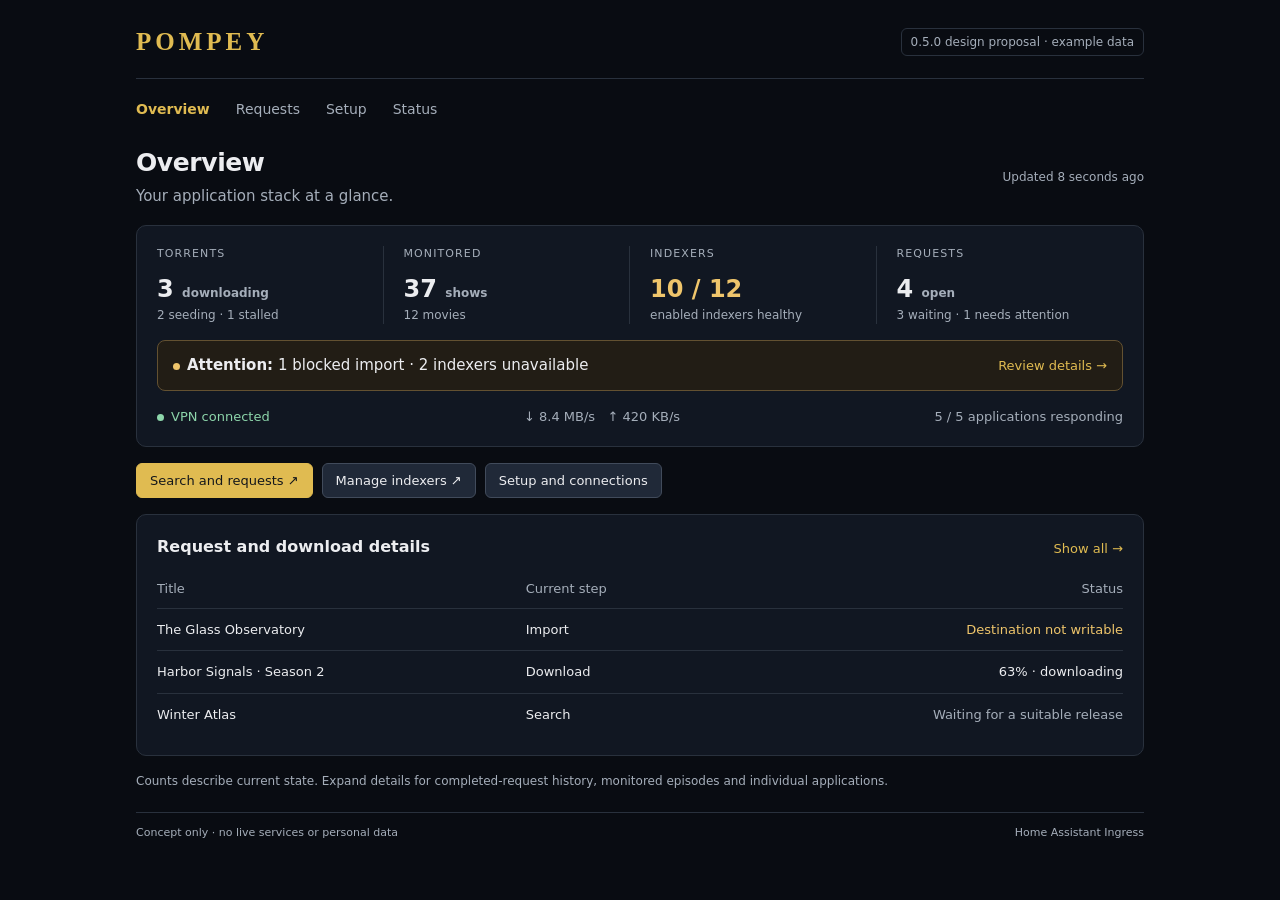
<file: docs/roadmap-0.5.0/index.html>
<!doctype html>
<html lang="en">
<head>
<meta charset="utf-8">
<meta name="viewport" content="width=device-width, initial-scale=1">
<title>Pompey 0.5.0 · design proposals</title>
<style>
:root{color-scheme:dark;--bg:#090c12;--card:#111722;--line:#29313d;--text:#ecedf0;--muted:#a5aeba;--gold:#e0bb51;--green:#8dd6ab;--amber:#efc56b;--red:#f4a19c}
*{box-sizing:border-box}body{margin:0;background:var(--bg);color:var(--text);font:15px/1.5 system-ui,-apple-system,BlinkMacSystemFont,"Segoe UI",sans-serif}main{max-width:1080px;margin:auto;padding:28px 36px 24px}header{display:flex;justify-content:space-between;align-items:center;padding-bottom:22px;border-bottom:1px solid var(--line)}.brand{font:600 25px Georgia,serif;letter-spacing:4px;color:var(--gold)}.badge,.tag{font-size:12px;border:1px solid var(--line);border-radius:6px;padding:4px 9px;color:var(--muted)}nav{display:flex;gap:26px;margin:20px 0 27px;font-size:14px;color:var(--muted)}nav b{color:var(--gold)}.heading{display:flex;justify-content:space-between;align-items:center;gap:20px;margin-bottom:18px}h1{font-size:25px;line-height:1.3;margin:0 0 5px;letter-spacing:-.4px}h2{font-size:16px;margin:0 0 12px}h3{font-size:14px;margin:0 0 5px}p{margin:0 0 12px}.muted,small{color:var(--muted)}small{font-size:12px}.eyebrow{font-size:11px;text-transform:uppercase;letter-spacing:1.1px;color:var(--muted);margin-bottom:10px}.card{border:1px solid var(--line);border-radius:10px;background:var(--card);padding:20px;margin-bottom:16px}.row{display:flex;align-items:center;justify-content:space-between;gap:16px}.grid{display:grid;grid-template-columns:1.5fr 1fr;gap:16px}.grid .card{margin-bottom:0}.metrics{display:grid;grid-template-columns:repeat(4,1fr);gap:20px}.metric{border-right:1px solid var(--line);padding-right:16px}.metric:last-child{border:0;padding-right:0}.value{font-size:24px;font-weight:600;line-height:1.4}.label{font-size:12px;color:var(--muted)}.ok{color:var(--green)}.warn{color:var(--amber)}.bad{color:var(--red)}.dot{display:inline-block;width:7px;height:7px;border-radius:100%;background:currentColor;margin-right:7px}.notice{border:1px solid #635131;background:#221d15;border-radius:8px;padding:13px 15px;margin:16px 0}.notice p:last-child{margin:0}.danger{border-color:#6b3c3b;background:#251a1d}.actions{display:flex;gap:9px;flex-wrap:wrap;margin-top:16px}button,.button{font:500 13px system-ui;padding:9px 13px;border:1px solid #414b5b;border-radius:6px;color:var(--text);background:#202938;white-space:normal}button.primary{background:var(--gold);border-color:var(--gold);color:#14171b}button[disabled]{opacity:.45}.text-link{color:var(--gold);font-size:13px}.rule{border-top:1px solid var(--line);margin:16px 0}.table{width:100%;border-collapse:collapse;font-size:13px}.table th{text-align:left;color:var(--muted);font-weight:400;padding:0 0 9px}.table td{padding:11px 0;border-top:1px solid var(--line)}.table td:last-child{text-align:right}.table th:last-child{text-align:right}.step{display:grid;grid-template-columns:22px 1fr auto;gap:8px;padding:11px 0;border-bottom:1px solid var(--line);font-size:13px}.step:last-child{border:0}.step .icon{color:var(--green)}.step.block .icon{color:var(--amber)}.step.pending{color:var(--muted)}.field{padding:9px 11px;border:1px solid #3a4554;border-radius:6px;background:#0b1019;margin:5px 0 12px;font-size:13px}.pill{font-size:11px;padding:3px 7px;border-radius:5px;background:#202b28;color:var(--green)}.pill.warn{background:#342b1c;color:var(--amber)}.code{font:12px/1.65 ui-monospace,SFMono-Regular,Consolas,monospace;background:#0a1018;border:1px solid var(--line);padding:13px;border-radius:6px;white-space:pre-wrap;overflow-wrap:anywhere}.fine{font-size:12px;color:var(--muted);margin-top:10px}.summaryline{font-size:13px}.breadcrumbs{font-size:12px;color:var(--muted);margin-bottom:9px}footer{border-top:1px solid var(--line);margin-top:22px;padding-top:12px;display:flex;justify-content:space-between;font-size:11px;color:var(--muted)}.checks{display:grid;grid-template-columns:1fr 1fr;gap:0 24px}.checks .step{grid-template-columns:17px 1fr auto}.tight{margin-bottom:4px}.request-title{font-size:19px;margin-bottom:5px}.timeline{margin:7px 0}.inline-counts{display:flex;gap:18px;flex-wrap:wrap}.space{margin-top:16px}
@media(max-width:700px){main{padding:20px}.metrics{grid-template-columns:1fr 1fr;gap:16px}.metric{border:0}.grid,.checks{grid-template-columns:1fr}.heading{align-items:start}header{gap:12px}.badge{max-width:180px}.table{font-size:12px}}
</style>
</head>
<body><main><header><div class="brand">POMPEY</div><span class="badge">0.5.0 design proposal · example data</span></header><nav id="nav"></nav><div id="content"></div><footer><span>Concept only · no live services or personal data</span><span>Home Assistant Ingress</span></footer></main>
<script>
const pages = {
overview: `<div class="heading"><div><h1>Overview</h1><span class="muted">Your application stack at a glance.</span></div><small>Updated 8 seconds ago</small></div>
<section class="card"><div class="metrics"><div class="metric"><div class="eyebrow">Torrents</div><div class="value">3 <span class="label">downloading</span></div><div class="label">2 seeding · 1 stalled</div></div><div class="metric"><div class="eyebrow">Monitored</div><div class="value">37 <span class="label">shows</span></div><div class="label">12 movies</div></div><div class="metric"><div class="eyebrow">Indexers</div><div class="value warn">10 / 12</div><div class="label">enabled indexers healthy</div></div><div class="metric"><div class="eyebrow">Requests</div><div class="value">4 <span class="label">open</span></div><div class="label">3 waiting · 1 needs attention</div></div></div>
<div class="notice"><div class="row"><span><span class="dot warn"></span><b>Attention:</b> 1 blocked import · 2 indexers unavailable</span><span class="text-link">Review details →</span></div></div><div class="row summaryline"><span class="ok"><span class="dot"></span>VPN connected</span><span class="muted">↓ 8.4 MB/s &nbsp; ↑ 420 KB/s</span><span class="muted">5 / 5 applications responding</span></div></section>
<div class="actions"><button class="primary">Search and requests ↗</button><button>Manage indexers ↗</button><button>Setup and connections</button></div>
<section class="card space"><div class="row"><h2 class="tight">Request and download details</h2><span class="text-link">Show all →</span></div><table class="table space"><thead><tr><th>Title</th><th>Current step</th><th>Status</th></tr></thead><tbody><tr><td>The Glass Observatory</td><td>Import</td><td class="warn">Destination not writable</td></tr><tr><td>Harbor Signals · Season 2</td><td>Download</td><td>63% · downloading</td></tr><tr><td>Winter Atlas</td><td>Search</td><td class="muted">Waiting for a suitable release</td></tr></tbody></table></section>
<p class="fine">Counts describe current state. Expand details for completed-request history, monitored episodes and individual applications.</p>`,
diagnostics: `<div class="breadcrumbs">Requests / The Glass Observatory</div><div class="heading"><div><h1>What is holding this request up?</h1><span class="muted">The Glass Observatory · Movie · Default profile</span></div><span class="tag">Updated 8 seconds ago</span></div>
<div class="grid"><section class="card"><h2>Request progress</h2><div class="timeline"><div class="step"><span class="icon">✓</span><span>Request approved</span><small>14:02</small></div><div class="step"><span class="icon">✓</span><span>Added to Radarr</span><small>14:02</small></div><div class="step"><span class="icon">✓</span><span>Suitable release selected</span><small>14:03</small></div><div class="step"><span class="icon">✓</span><span>Download verified by qBittorrent</span><small>14:11</small></div><div class="step block"><span class="icon">!</span><span>Import blocked</span><span class="warn">Needs attention</span></div><div class="step pending"><span>○</span><span>Available in the library</span><span>Pending</span></div></div><p class="fine">Library availability is separate from Plex discovery and playback.</p></section><section class="card"><span class="pill warn">Storage access</span><h2 class="space">Destination is not writable</h2><p>Radarr finished the download but cannot move it into the library.</p><div class="field">/media/library/Movies</div><p class="muted">Restore write access to the share, then retry the import. Your download is retained.</p><div class="actions"><button class="primary">Check storage</button><button>Open Radarr ↗</button></div></section></div>
<section class="card space"><div class="row"><h2 class="tight">Latest evidence</h2><small>Reported by Radarr · 14:12</small></div><p class="code space">Import failed: access to the destination path was denied.</p><p class="fine">Last checked 8 seconds ago. Unavailable observations are labelled Unknown and retain their last successful check time.</p></section>`,
recovery: `<div class="breadcrumbs">Requests / The Glass Observatory / Recovery</div><div class="heading"><div><h1>Resolve a blocked import</h1><span class="muted">Use the native application's existing workflow.</span></div></div>
<div class="grid"><section class="card"><span class="pill">Storage check passed</span><h2 class="space">Ready to retry the import</h2><p>The download is complete. The destination is writable again.</p><div class="eyebrow space">Download</div><p>The Glass Observatory · 100% verified</p><div class="eyebrow">Destination</div><div class="field">/media/library/Movies</div><p class="muted">Ask Radarr to retry this import. Matching, quality checks and file handling remain Radarr's responsibility.</p><div class="actions"><button class="primary">Retry import in Radarr</button><button>Open Radarr ↗</button></div><p class="fine">If this takes longer than expected, Pompey checks the existing operation before offering another attempt.</p></section><section class="card"><h2>Other request states</h2><div class="step"><span>⌕</span><span>No suitable release</span><span class="text-link">Search releases</span></div><div class="step"><span>…</span><span>No connected peers</span><span class="muted">Explain / open downloader</span></div><div class="step block"><span class="icon">!</span><span>Ambiguous manual download</span><span class="text-link">Review in Arr</span></div><p class="muted space">Unknown files stay available for review. Pompey does not guess a match or remove files to clear a warning.</p><div class="notice"><b>Inspect available releases</b><p class="fine">Inspect release rejection reasons first. Starting a native search that may grab a release is a separate, clearly labelled action.</p></div></section></div>`,
setup: `<div class="heading"><div><h1>Setup and connections</h1><span class="muted">Verify the path from request to library.</span></div><button>Run checks</button></div>
<section class="card"><div class="checks"><div class="step"><span class="icon">✓</span><span>VPN connection</span><span class="ok">Connected</span></div><div class="step"><span class="icon">✓</span><span>Plex connection</span><span class="ok">Authenticated</span></div><div class="step"><span class="icon">✓</span><span>Seerr → Radarr and Sonarr</span><span class="ok">Connected</span></div><div class="step block"><span class="icon">!</span><span>Plex libraries</span><span class="warn">None selected</span></div><div class="step"><span class="icon">✓</span><span>Prowlarr → both Arr applications</span><span class="ok">Synchronized</span></div><div class="step"><span class="icon">✓</span><span>Media storage</span><span class="ok">Writable</span></div></div></section>
<div class="grid"><section class="card"><h2>Select Plex libraries</h2><p>Plex is reachable, but Seerr has no libraries selected to scan for existing media.</p><p class="muted">Open Seerr → Settings → Plex, sync the library list and select your movie and TV libraries.</p><div class="actions"><button class="primary">Open Seerr Plex settings ↗</button><button>Check again</button></div><p class="fine">Tautulli is optional. The Plex section has its own Save button.</p></section><section class="card"><h2>Opening application interfaces</h2><p>Seerr and Prowlarr open on separate local-network ports.</p><p class="muted">If Home Assistant works remotely but these links do not, use local access or your configured reverse proxy.</p><div class="rule"></div><span class="ok"><span class="dot"></span>Same-host services detected automatically</span><p class="fine">Use Local network access to allow additional networks when needed.</p></section></div>
<p class="fine">Checks report what the server can establish. They cannot prove that a user's browser can reach a separate port.</p>`,
storage: `<div class="heading"><div><h1>Storage needs attention</h1><span class="muted">Share access changed after startup.</span></div><span class="tag">Last checked 8 seconds ago</span></div>
<div class="notice danger"><b class="bad">Media share unavailable</b><p>Pompey cannot verify the expected media storage. Downloads and library files are retained; review the connection before resuming affected work.</p></div>
<div class="grid"><section class="card"><h2>What failed</h2><div class="eyebrow">Media directory</div><div class="field">/media/library</div><div class="row"><span>Expected storage</span><span>SMB/CIFS share</span></div><div class="rule"></div><div class="row"><span>Current result</span><span class="bad">Expected mount not detected</span></div><p class="muted space">Writing to an ordinary directory underneath a disconnected share could put media on Home Assistant's local disk.</p><div class="notice"><b>Affected activity is paused.</b><p class="fine">New downloads and imports remain paused until the expected share is writable. Existing files are retained.</p></div></section><section class="card"><h2>Restore access</h2><p>1. Check the storage server and network connection.</p><p>2. Reconnect the share in Home Assistant storage settings.</p><p>3. Run a storage check before retrying affected work.</p><div class="actions"><button class="primary">Check storage again</button></div><p class="fine">Do not delete the downloads directory or change ownership recursively.</p><div class="rule"></div><h3>After recovery</h3><p class="muted">Report restored access and resume eligible work. Keep ambiguous imports available for review.</p></section></div>`,
vpn: `<div class="heading"><div><h1>Connection recovering</h1><span class="muted">Local applications remain available.</span></div><span class="tag">Live status</span></div>
<section class="card"><div class="row"><h2 class="tight">WireGuard VPN</h2><span class="pill warn">Reconnecting</span></div><div class="notice"><b>Internet access is blocked while the VPN is unavailable.</b><p class="fine">You can still open requests, indexers and local application settings.</p></div><div class="inline-counts"><span>3 downloads waiting for connection</span><span class="muted">2 completed files retained</span></div><div class="actions"><button class="primary">Search and requests ↗</button><button>Review VPN configuration</button></div></section>
<div class="grid"><section class="card"><h2>Recovery progress</h2><div class="step"><span class="icon">✓</span><span>Local services responding</span><span class="ok">5 / 5</span></div><div class="step"><span class="icon">✓</span><span>Fail-closed policy installed</span><span class="ok">Active</span></div><div class="step block"><span class="icon">…</span><span>VPN handshake</span><span class="warn">Waiting</span></div><div class="step pending"><span>○</span><span>Application DNS and transfer progress</span><span>Pending</span></div></section><section class="card"><h2>When the tunnel returns</h2><p>Recheck connectivity and observe existing downloads resuming.</p><p class="muted">A connected VPN does not prove that a stalled download is transferring again. Show that distinction if recovery needs attention.</p><div class="rule"></div><p class="ok"><span class="dot"></span>Recovered state: VPN connected</p><p class="fine">3 downloads resumed · verified transfer progress</p></section></div>`,
support: `<div class="heading"><div><h1>Application status and support</h1><span class="muted">Versions, recent operations and useful evidence.</span></div><span class="tag">Pompey 0.5.0</span></div>
<div class="grid"><section class="card"><h2>Bundled applications</h2><table class="table"><thead><tr><th>Application</th><th>Version</th><th>Status</th></tr></thead><tbody><tr><td>Seerr</td><td>3.5.1</td><td class="ok">Responding</td></tr><tr><td>Prowlarr</td><td>2.6.5</td><td class="warn">2 indexers unavailable</td></tr><tr><td>Radarr</td><td>6.4.4</td><td class="ok">Responding</td></tr><tr><td>Sonarr</td><td>4.0.20</td><td class="ok">Responding</td></tr><tr><td>qBittorrent</td><td>5.3.0</td><td class="ok">Responding</td></tr></tbody></table><p class="fine">Show Recyclarr, runtime and quality-resource versions →</p></section><section class="card"><h2>Last successful operations</h2><div class="step"><span class="icon">✓</span><span>Configuration checked</span><small>28 seconds ago</small></div><div class="step"><span class="icon">✓</span><span>Request synchronization</span><small>12 seconds ago</small></div><div class="step"><span class="icon">✓</span><span>Download maintenance</span><small>9 seconds ago</small></div><div class="step"><span class="icon">✓</span><span>Library routing</span><small>8 seconds ago</small></div><div class="notice"><b>Responding does not mean every request is progressing.</b><p class="fine">Open a request for its current blocker and supporting evidence.</p></div></section></div>
<section class="card space"><div class="row"><h2 class="tight">Recent attention</h2><span class="text-link">How to share logs →</span></div><p class="code space">14:12  Prowlarr  2 enabled indexers unavailable; last success 13:58.
       Same condition repeated 18 times in 6 minutes.</p><p class="fine">Home Assistant Logs contain Pompey and application output. Review for private information before manually copying and sharing. Nothing is uploaded automatically.</p></section>`
};
const view = new URLSearchParams(location.search).get('view') || 'overview';
document.getElementById('content').innerHTML = pages[view] || pages.overview;
const section = view === 'setup' ? 'Setup' : ['diagnostics','recovery'].includes(view) ? 'Requests' : view === 'support' ? 'Status' : 'Overview';
document.getElementById('nav').innerHTML = ['Overview','Requests','Setup','Status'].map(x => x === section ? `<b>${x}</b>` : `<span>${x}</span>`).join('');
</script>
</body>
</html>
</file>
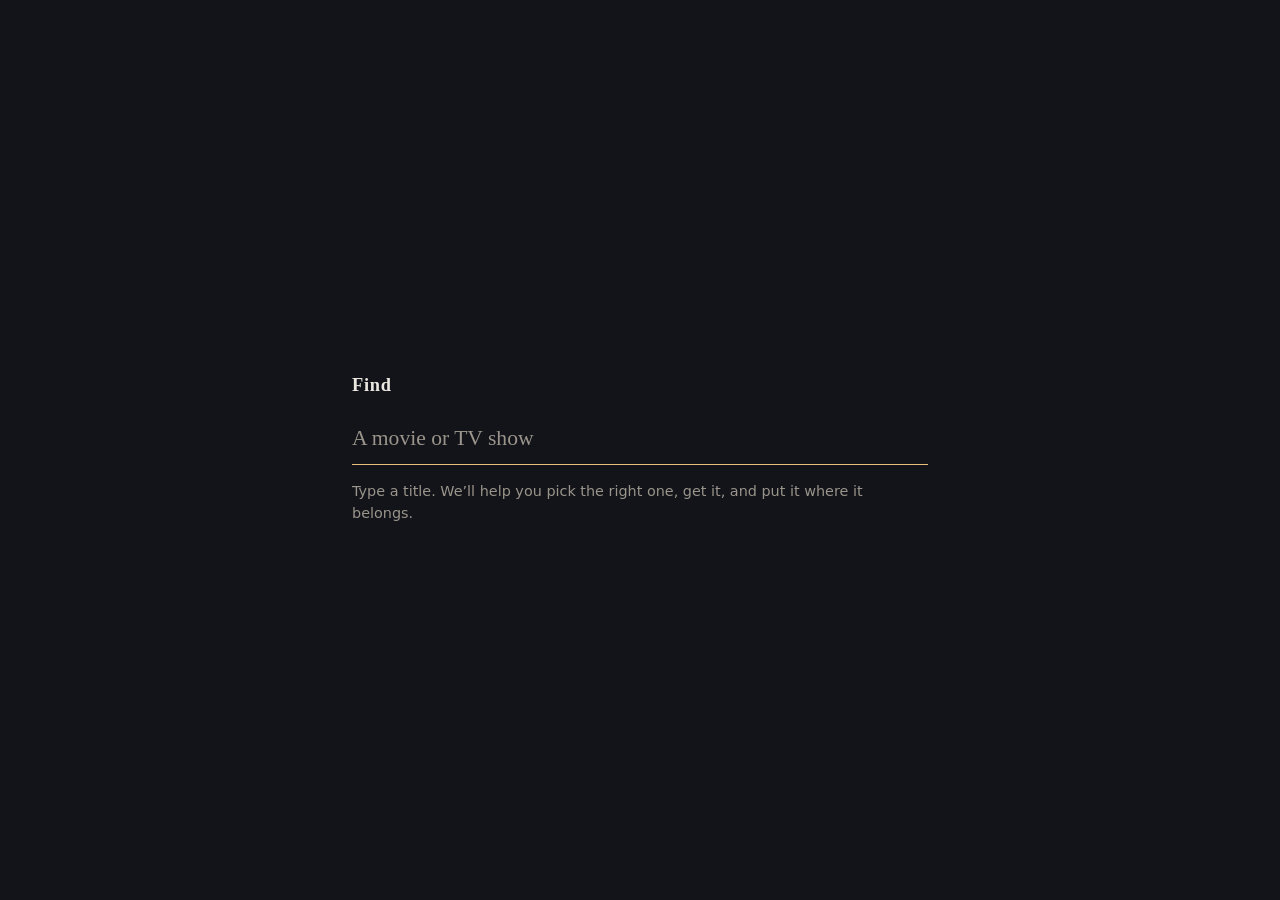
<file: find/rootfs/usr/share/find/index.html>
<!DOCTYPE html>
<html lang="en">
<head>
  <meta charset="utf-8">
  <meta name="viewport" content="width=device-width, initial-scale=1">
  <title>Find</title>
  <style>
    :root {
      color-scheme: dark;
      --bg: #12141a;
      --fg: #ece8e1;
      --muted: #9a948a;
      --line: #2a2d36;
      --focus: #e8c07a;
    }

    * { box-sizing: border-box; }

    html, body {
      height: 100%;
      margin: 0;
    }

    body {
      font-family: "Iowan Old Style", "Palatino Linotype", Palatino, Georgia, serif;
      background: var(--bg);
      color: var(--fg);
      display: flex;
      align-items: center;
      justify-content: center;
      padding: 2rem 1.25rem;
    }

    main {
      width: min(36rem, 100%);
    }

    h1 {
      font-weight: 600;
      font-size: 1.15rem;
      letter-spacing: 0.04em;
      margin: 0 0 1.25rem;
    }

    form {
      position: relative;
    }

    input[type="search"] {
      width: 100%;
      appearance: none;
      font: inherit;
      font-size: 1.35rem;
      line-height: 1.4;
      color: var(--fg);
      background: transparent;
      border: 0;
      border-bottom: 1px solid var(--line);
      padding: 0.4rem 0 0.7rem;
      outline: none;
    }

    input[type="search"]::placeholder {
      color: var(--muted);
    }

    input[type="search"]:focus {
      border-bottom-color: var(--focus);
    }

    .hint, .status {
      margin: 1rem 0 0;
      font-family: ui-sans-serif, system-ui, sans-serif;
      font-size: 0.9rem;
      line-height: 1.5;
      color: var(--muted);
    }

    .status[hidden] {
      display: none;
    }
  </style>
</head>
<body>
  <main>
    <h1>Find</h1>
    <form id="search" action="#" method="get">
      <input
        type="search"
        name="q"
        placeholder="A movie or TV show"
        aria-label="Search for a movie or TV show"
        autocomplete="off"
        autofocus
      >
    </form>
    <p class="hint">Type a title. We’ll help you pick the right one, get it, and put it where it belongs.</p>
    <p class="status" id="status" hidden></p>
  </main>
  <script>
    const form = document.getElementById("search");
    const status = document.getElementById("status");
    form.addEventListener("submit", (event) => {
      event.preventDefault();
      const q = new FormData(form).get("q");
      const title = typeof q === "string" ? q.trim() : "";
      status.hidden = false;
      status.textContent = title
        ? "Search isn’t connected yet. This screen is the starting point."
        : "Type a title to search.";
    });
  </script>
</body>
</html>
</file>
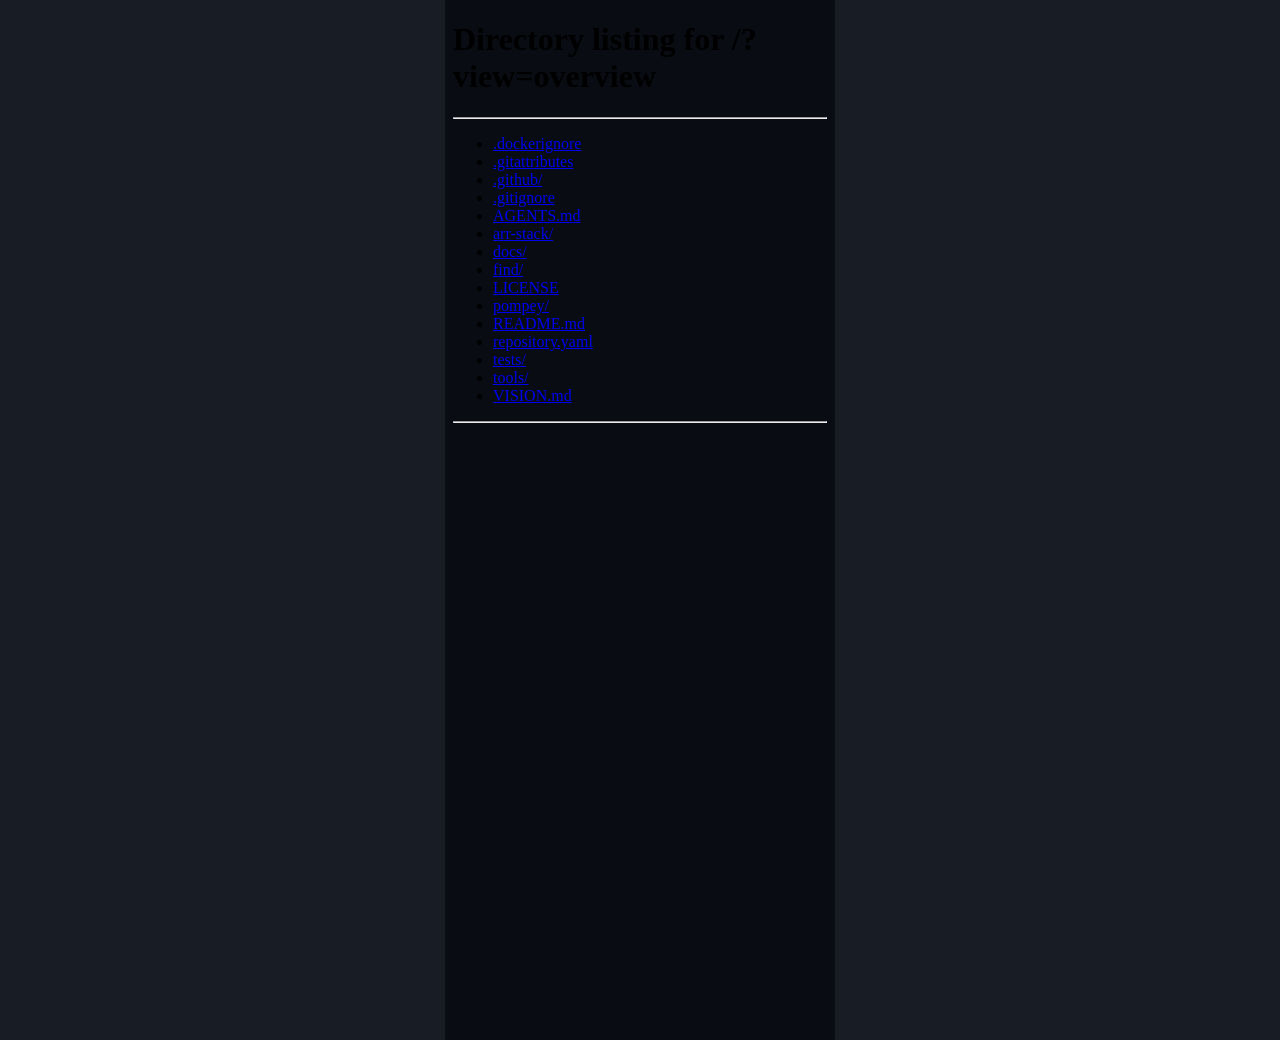
<file: docs/roadmap-0.5.0/mobile.html>
<!doctype html><html lang="en"><meta charset="utf-8"><title>Pompey narrow-screen proposal</title><style>body{margin:0;display:flex;justify-content:center;background:#181d25}iframe{border:0;width:390px;height:1040px;background:#090c12}</style><iframe title="390-pixel Ingress overview" src="/?view=overview"></iframe></html>
</file>
